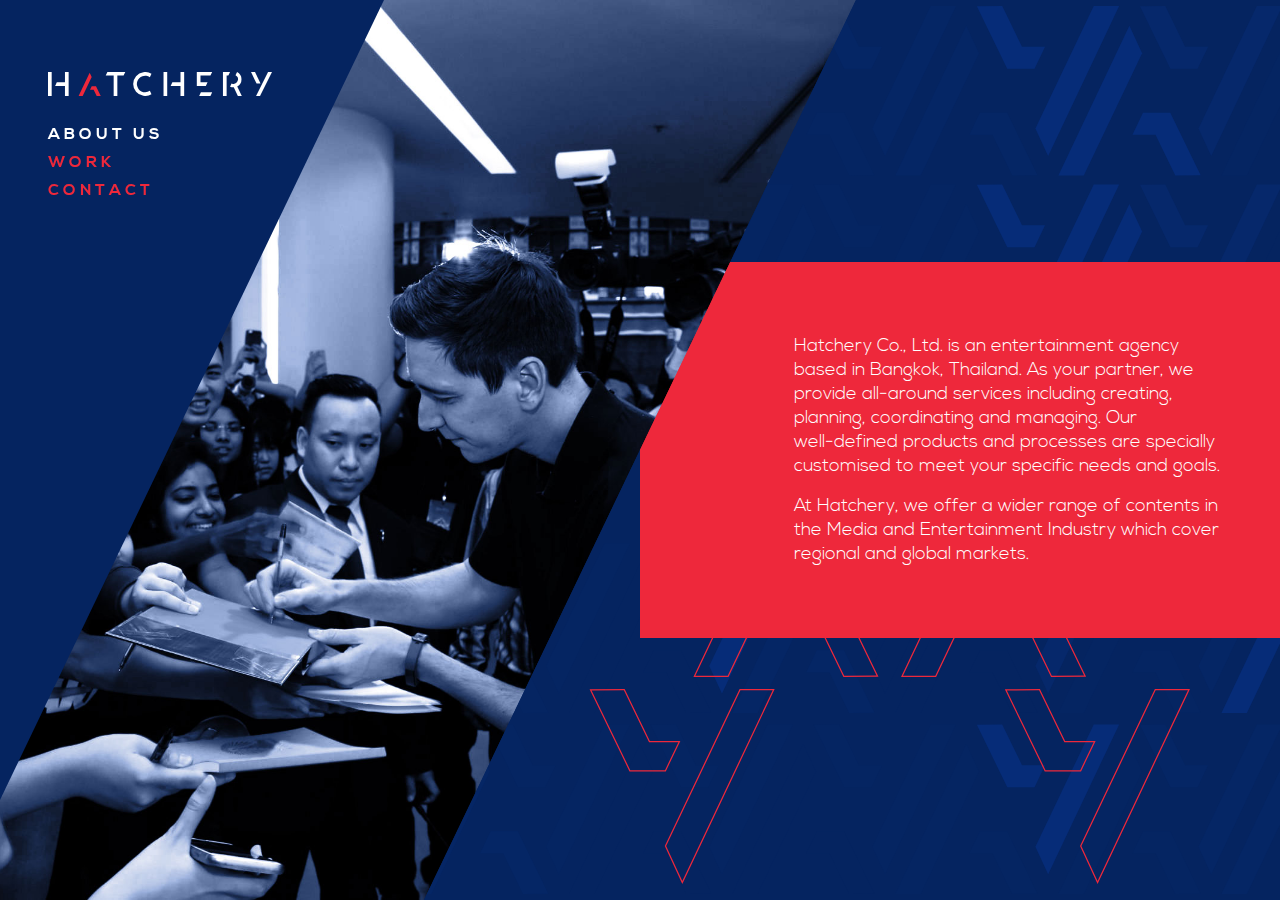
<file: about/index.html>
<!doctype html>
<html lang="en">

<head>
  
  <meta charset="utf-8">
  <meta http-equiv="x-ua-compatible" content="ie=edge">
  <title>About Us - Hatchery</title>
  <meta name="description" content="">
  <meta name="viewport" content="width=device-width, initial-scale=1, shrink-to-fit=no">
  
  <link rel="stylesheet" href="../css/normalize.css">
  <link rel="stylesheet" href="../css/main.css?v=20190505">
  
</head>

<body id="about">
  
  <nav class="nav">
    <!-- TODO: tag nav-logo should be div?  -->
    <h2 class="nav-logo">
      <a href="../" class="nav-logo-link"><img src="../img/logo.svg" width="224" height="24" alt="Hatchery" class="nav-logo-img" /></a>
    </h2>
    <ul class="nav-menu">
      <li class="nav-menu-item"><a href="../about/" class="nav-menu-item-link -active">About Us</a></li>
      <li class="nav-menu-item"><a href="../work/" class="nav-menu-item-link">Work</a></li>
      <li class="nav-menu-item"><a href="../contact/" class="nav-menu-item-link">Contact</a></li>
    </ul>
  </nav>
  
  <section class="pagehero">
    <div class="pagehero-image">
      <img src="../img/about.jpg" alt="Celebrity" class="pagehero-image-source">
    </div>
  </section>
  
  <section class="content">
    <!-- TODO: should fixed max height container, because after user can add text by wordpress it's container maybe larger & ruin page style -->
    <div class="content-container">
      <p>Hatchery Co., Ltd. is an entertainment agency based in Bangkok, Thailand. As your partner, we provide all‑around services including creating, planning, coordinating and managing. Our well‑defined products and processes are specially customised to meet your specific needs and goals.</p>
      <p>At Hatchery, we offer a wider range of contents in the Media and Entertainment Industry which cover regional and global markets.</p>
    </div>
  </section>
  
  <div class="background">
    <object data="../img/background.svg?v=20190207" type="image/svg+xml" width="1920" height="1324" id="background"></object>
  </div>
  
  <div class="foreground">
    <object data="../img/foreground.svg?v=20190207" type="image/svg+xml" width="946" height="520" id="foreground"></object>
  </div>
  
  <script src="../js/vendor/jquery-3.3.1.min.js"></script>
  <script src="../js/main.js?v=20190207"></script>
  
</body>

</html>
</file>
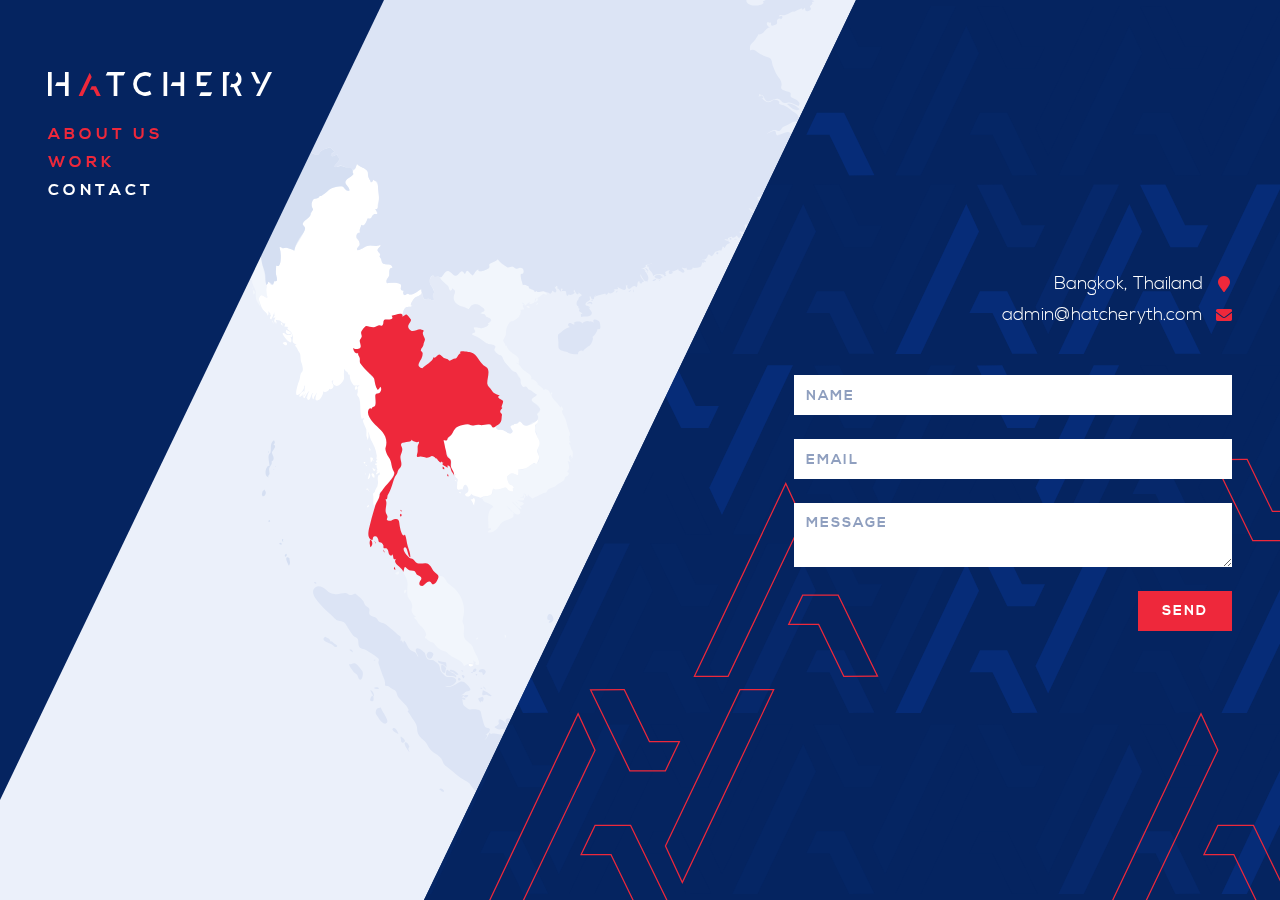
<file: contact/index.html>
<!doctype html>
<html lang="en">

<head>
  
  <meta charset="utf-8">
  <meta http-equiv="x-ua-compatible" content="ie=edge">
  <title>Contact - Hatchery</title>
  <meta name="description" content="">
  <meta name="viewport" content="width=device-width, initial-scale=1, shrink-to-fit=no">
  
  <link rel="stylesheet" href="../css/normalize.css">
  <link rel="stylesheet" href="../css/main.css?v=20190505">
  
</head>

<body id="contact">
  
  <nav class="nav">
    <!-- TODO: tag nav-logo should be div?  -->
    <h2 class="nav-logo">
      <a href="../" class="nav-logo-link"><img src="../img/logo.svg" width="224" height="24" alt="Hatchery" class="nav-logo-img" /></a>
    </h2>
    <ul class="nav-menu">
      <li class="nav-menu-item"><a href="../about/" class="nav-menu-item-link">About Us</a></li>
      <li class="nav-menu-item"><a href="../work/" class="nav-menu-item-link">Work</a></li>
      <li class="nav-menu-item"><a href="../contact/" class="nav-menu-item-link -active">Contact</a></li>
    </ul>
  </nav>
  
  <section class="pagehero">
    <div class="pagehero-image">
      <img src="../img/contact.svg" width="1000" height="1000" alt="Map" class="pagehero-image-source">
    </div>
  </section>
  
  <section class="content">
    <div class="content-container">
      
      <section class="contactinfo">
        <p class="contactinfo-line">
          <img src="../img/marker.svg" width="16" height="16" alt="Phone" class="contactinfo-icon">
          <a href="https://www.google.com/maps/place/Bangkok,%20Thailand" target="_blank" class="contactinfo-link">Bangkok, Thailand</a>
        </p>
        <p class="contactinfo-line">
          <img src="../img/envelope.svg?v=20190207" width="16" height="16" alt="Phone" class="contactinfo-icon">
          <a href="mailto:admin@hatcheryth.com" target="_blank" class="contactinfo-link">admin@hatcheryth.com</a>
        </p>
      </section>
      
      <form method="post" action="./send/" class="contactform">
        <input type="text" name="name" placeholder="Name" class="contactform-textbox" required>
        <input type="email" name="email" placeholder="Email" class="contactform-textbox" required>
        <textarea name="message" placeholder="Message" class="contactform-textarea" required></textarea>
        <input type="submit" value="Send" class="contactform-button">
      </form>
      
    </div>
  </section>
  
  <div class="background">
    <object data="../img/background.svg?v=20190207" type="image/svg+xml" width="1920" height="1324" id="background"></object>
  </div>
  
  <div class="foreground">
    <object data="../img/foreground.svg?v=20190207" type="image/svg+xml" width="946" height="520" id="foreground"></object>
  </div>
  
  <script src="../js/vendor/jquery-3.3.1.min.js"></script>
  <script src="../js/main.js?v=20190207"></script>
  
</body>

</html>
</file>
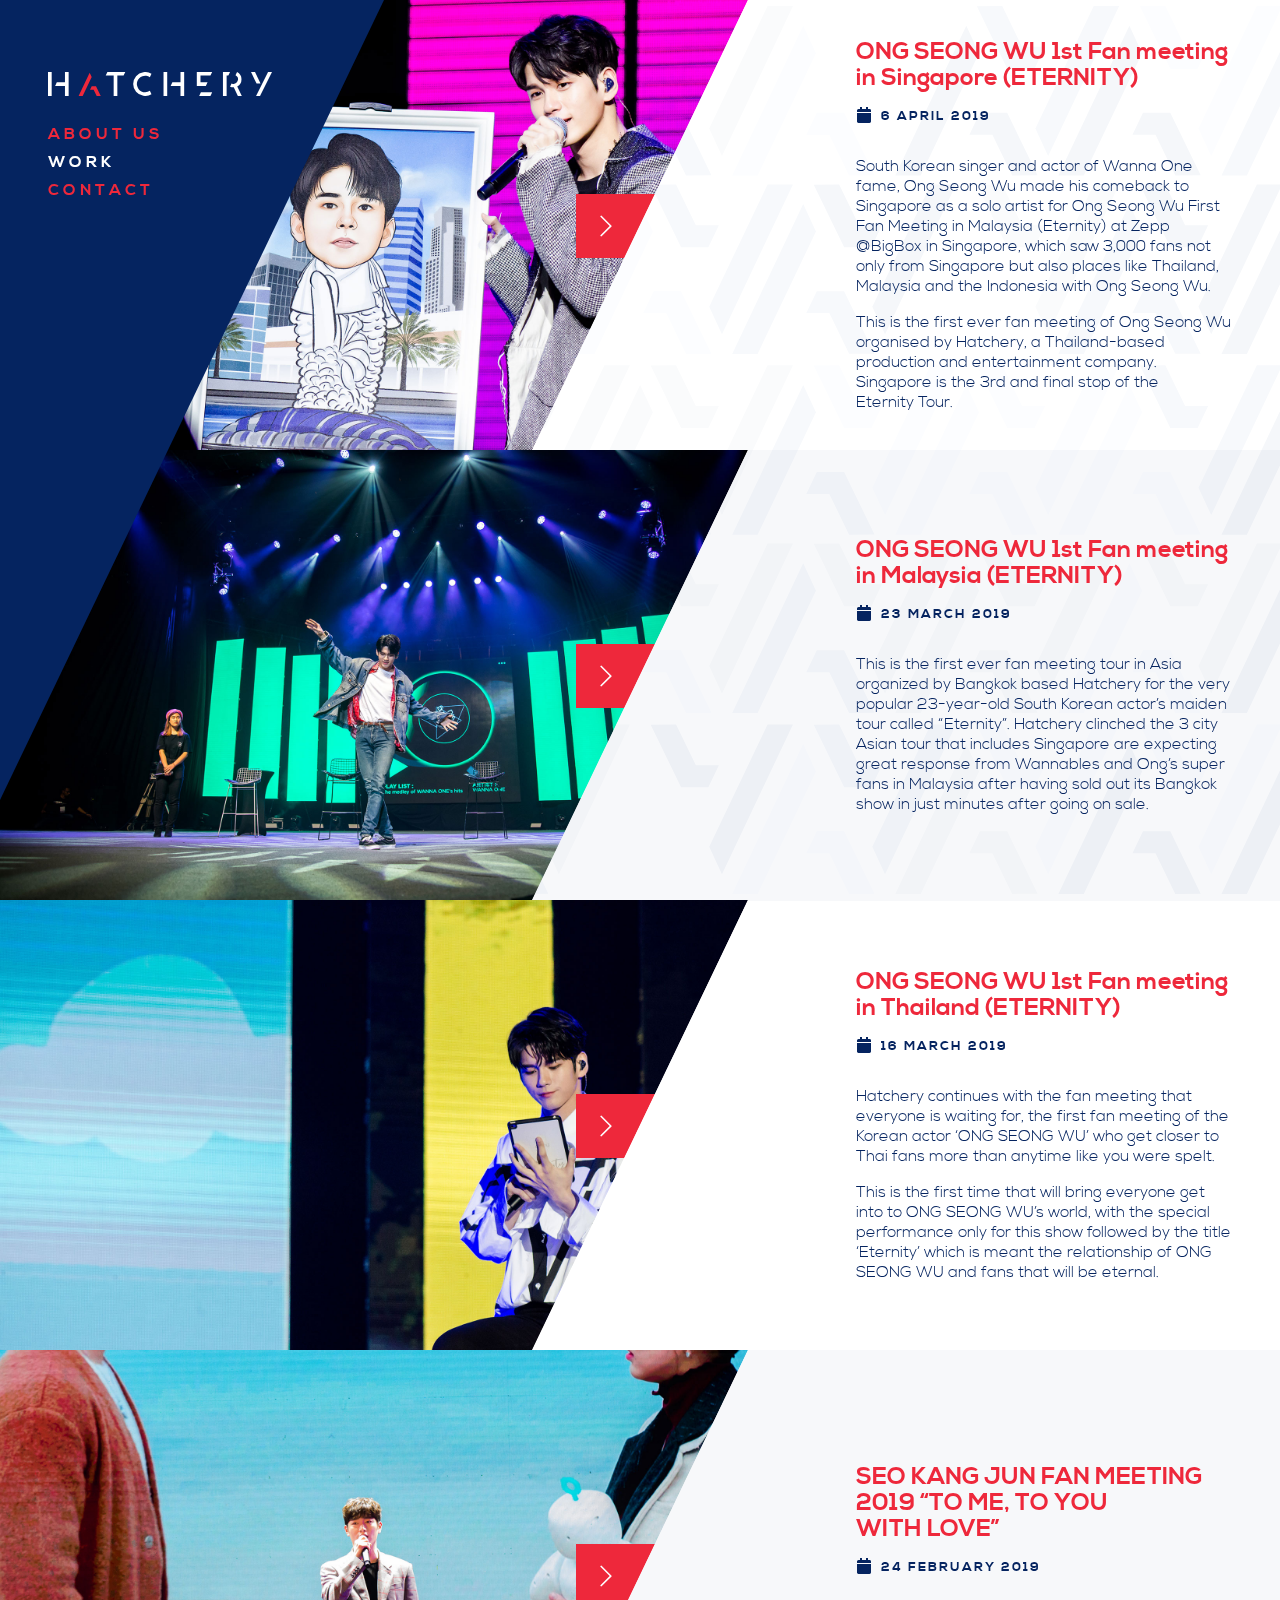
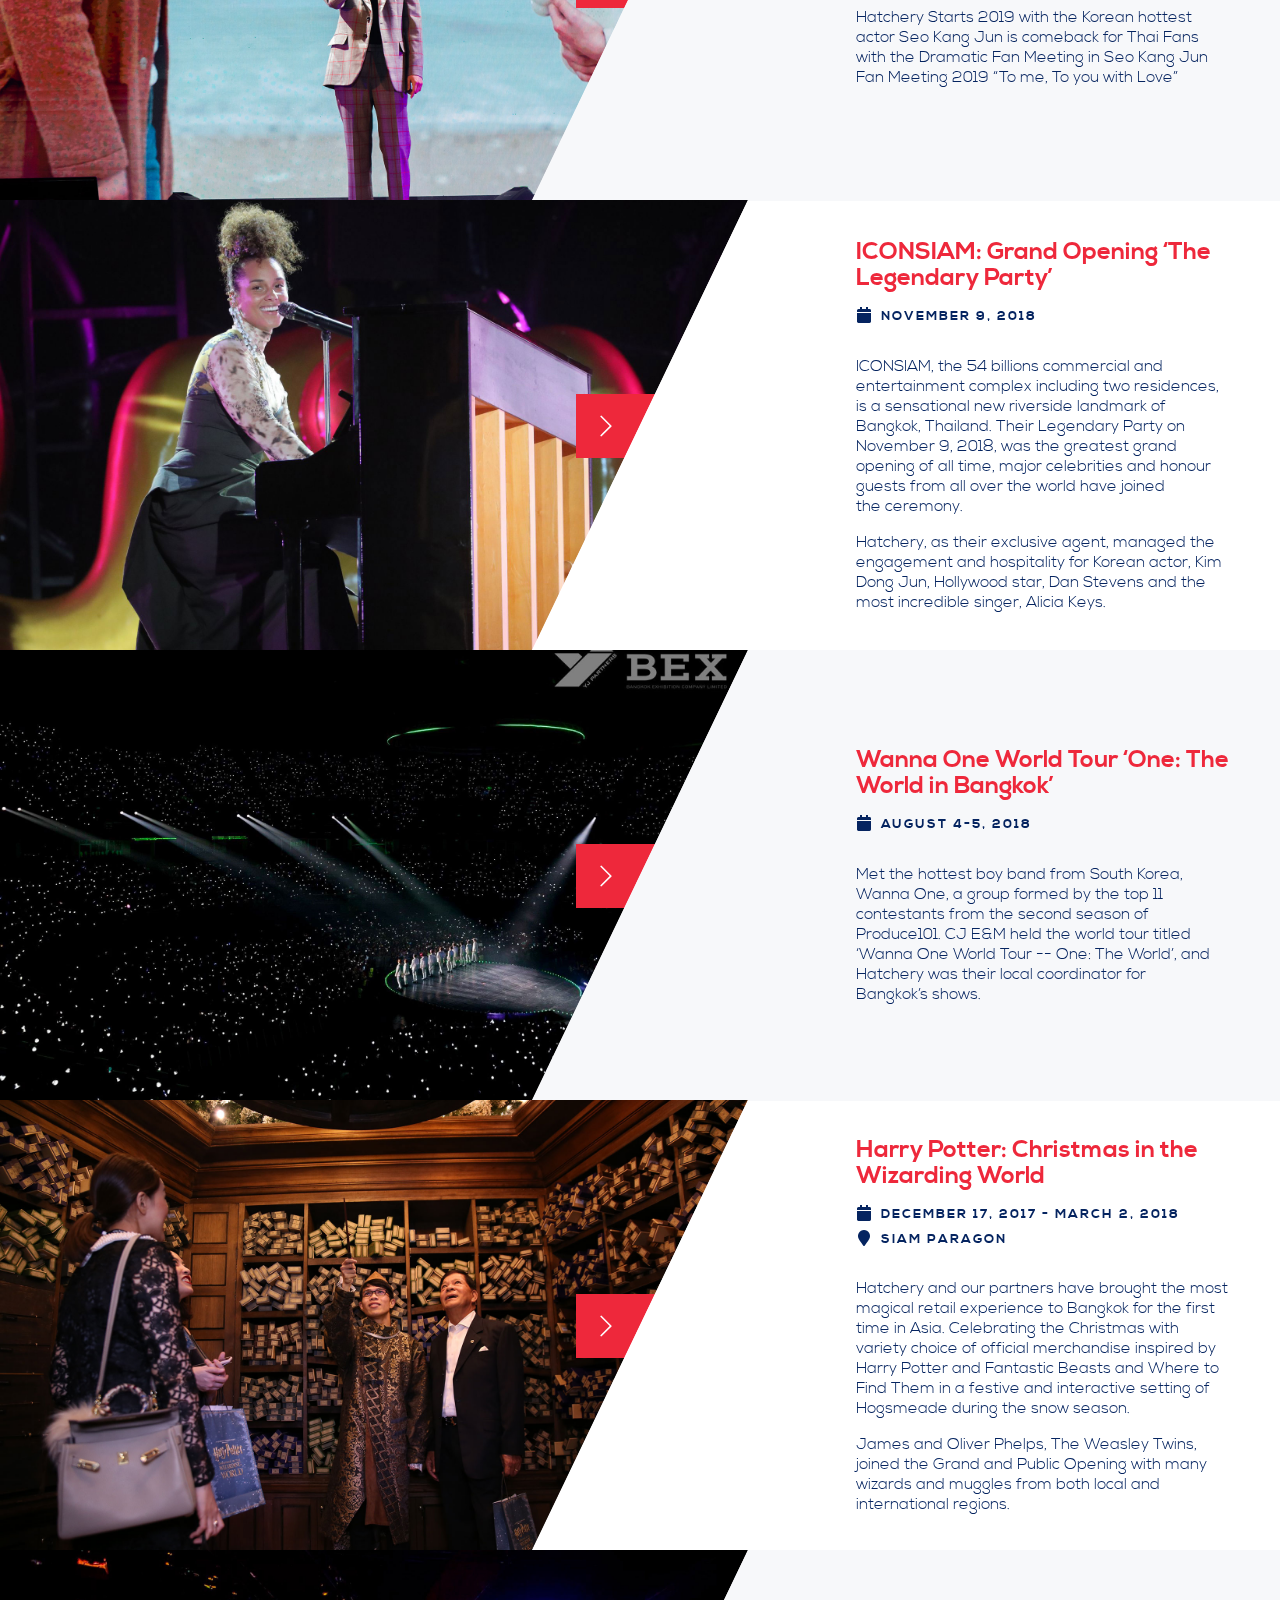
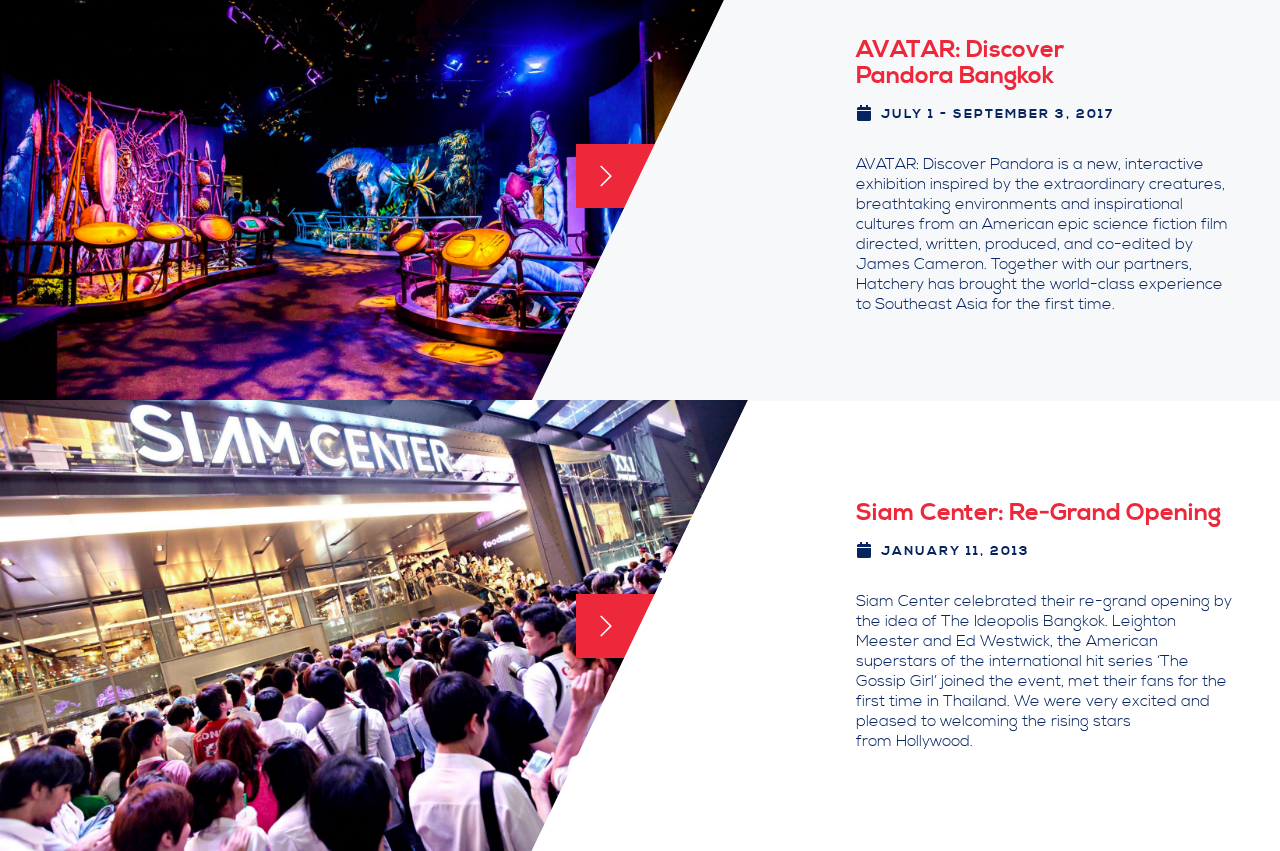
<file: work/index.html>
<!doctype html>
<html lang="en">

<head>
  
  <meta charset="utf-8">
  <meta http-equiv="x-ua-compatible" content="ie=edge">
  <title>Work - Hatchery</title>
  <meta name="description" content="">
  <meta name="viewport" content="width=device-width, initial-scale=1, shrink-to-fit=no">
  
  <link rel="stylesheet" href="../css/normalize.css">
  <link rel="stylesheet" href="../css/main.css?v=20190505">
  
</head>

<body id="work">
  
  <nav class="nav">
    <!-- TODO: tag nav-logo should be div?  -->
    <h2 class="nav-logo">
      <a href="../" class="nav-logo-link"><img src="../img/logo.svg" width="224" height="24" alt="Hatchery" class="nav-logo-img" /></a>
    </h2>
    <ul class="nav-menu">
      <li class="nav-menu-item"><a href="../about/" class="nav-menu-item-link">About Us</a></li>
      <li class="nav-menu-item"><a href="../work/" class="nav-menu-item-link -active">Work</a></li>
      <li class="nav-menu-item"><a href="../contact/" class="nav-menu-item-link">Contact</a></li>
    </ul>
  </nav>
  
  <section class="work">
    <!-- TODO: tag work-list should be div?  -->
    <ul class="work-list">
      <!-- TODO: tag work-list-item should be div?  -->
      <li class="work-list-item">
        <div class="work-media">
          <ul class="work-media-list">
            <li class="work-media-list-item -active">
              <img src="img/901.jpg" alt="Ong Seong Wu" class="work-media-source">
            </li>
            <li class="work-media-list-item">
              <img src="img/902.jpg" alt="Ong Seong Wu" class="work-media-source">
            </li>
            <li class="work-media-list-item">
              <img src="img/903.jpg" alt="Ong Seong Wu" class="work-media-source">
            </li>
            <li class="work-media-list-item">
              <img src="img/904.jpg" alt="Ong Seong Wu" class="work-media-source">
            </li>
            <li class="work-media-list-item">
              <img src="img/905.jpg" alt="Ong Seong Wu" class="work-media-source">
            </li>
            <li class="work-media-list-item">
              <img src="img/906.jpg" alt="Ong Seong Wu" class="work-media-source">
            </li>
            <li class="work-media-list-item">
              <img src="img/907.jpg" alt="Ong Seong Wu" class="work-media-source">
            </li>
          </ul>
          <button class="work-media-button"><img src="../img/chevron.svg" width="16" height="16" alt="Next" class="work-media-button-icon"></button>
        </div>
        <div class="work-info">
          <div class="work-info-container">
            <h2 class="work-info-header">ONG SEONG WU 1st Fan meeting in Singapore (ETERNITY)</h2>
            <!-- TODO: tag work-info-details should be div?  -->
            <h3 class="work-info-details">
              <img src="../img/calendar.svg" width="16" height="16" alt="Date" class="work-info-details-icon">
              <span class="work-info-details-text">6 April 2019</span>
            </h3>
             <!-- TODO: should fixed max height container, because after user can add text by wordpress it's container maybe larger & ruin page style -->
            <div class="work-info-content">
              <p>South Korean singer and actor of Wanna One fame, Ong Seong Wu made his comeback to Singapore as a solo artist for Ong Seong Wu First Fan Meeting in Malaysia (Eternity) at Zepp @BigBox in Singapore, which saw 3,000 fans not only from Singapore but also places like Thailand, Malaysia and the Indonesia with Ong Seong Wu.</p>
              <p>This is the first ever fan meeting of Ong Seong Wu organised by Hatchery, a Thailand-based production and entertainment company. Singapore is the 3rd and final stop of the Eternity Tour.</p>
            </div>
          </div>
        </div>
      </li>
      <li class="work-list-item">
        <div class="work-media">
          <ul class="work-media-list">
            <li class="work-media-list-item -active">
              <img src="img/801.jpg" alt="Ong Seong Wu" class="work-media-source">
            </li>
            <li class="work-media-list-item">
              <img src="img/802.jpg" alt="Ong Seong Wu" class="work-media-source">
            </li>
            <li class="work-media-list-item">
              <img src="img/803.jpg" alt="Ong Seong Wu" class="work-media-source">
            </li>
            <li class="work-media-list-item">
              <img src="img/804.jpg" alt="Ong Seong Wu" class="work-media-source">
            </li>
            <li class="work-media-list-item">
              <img src="img/805.jpg" alt="Ong Seong Wu" class="work-media-source">
            </li>
            <li class="work-media-list-item">
              <img src="img/806.jpg" alt="Ong Seong Wu" class="work-media-source">
            </li>
            <li class="work-media-list-item">
              <img src="img/807.jpg" alt="Ong Seong Wu" class="work-media-source">
            </li>
          </ul>
          <button class="work-media-button"><img src="../img/chevron.svg" width="16" height="16" alt="Next" class="work-media-button-icon"></button>
        </div>
        <div class="work-info">
          <div class="work-info-container">
            <h2 class="work-info-header">ONG SEONG WU 1st Fan meeting in Malaysia (ETERNITY)</h2>
            <h3 class="work-info-details">
              <img src="../img/calendar.svg" width="16" height="16" alt="Date" class="work-info-details-icon">
              <span class="work-info-details-text">23 March 2019</span>
            </h3>
            <div class="work-info-content">
              <p>This is the first ever fan meeting tour in Asia organized by Bangkok based Hatchery for the very popular 23-year-old South Korean actor’s maiden tour called “Eternity”. Hatchery clinched the 3 city Asian tour that includes Singapore are expecting great response from Wannables and Ong’s super fans in Malaysia after having sold out its Bangkok show in just minutes after going on sale.</p>
            </div>
          </div>
        </div>
      </li>
      <li class="work-list-item">
        <div class="work-media">
          <ul class="work-media-list">
            <li class="work-media-list-item -active">
              <img src="img/701.jpg" alt="Ong Seong Wu" class="work-media-source">
            </li>
            <li class="work-media-list-item">
              <img src="img/702.jpg" alt="Ong Seong Wu" class="work-media-source">
            </li>
            <li class="work-media-list-item">
              <img src="img/703.jpg" alt="Ong Seong Wu" class="work-media-source">
            </li>
            <li class="work-media-list-item">
              <img src="img/704.jpg" alt="Ong Seong Wu" class="work-media-source">
            </li>
            <li class="work-media-list-item">
              <img src="img/705.jpg" alt="Ong Seong Wu" class="work-media-source">
            </li>
            <li class="work-media-list-item">
              <img src="img/706.jpg" alt="Ong Seong Wu" class="work-media-source">
            </li>
          </ul>
          <button class="work-media-button"><img src="../img/chevron.svg" width="16" height="16" alt="Next" class="work-media-button-icon"></button>
        </div>
        <div class="work-info">
          <div class="work-info-container">
            <h2 class="work-info-header">ONG SEONG WU 1st Fan meeting in Thailand (ETERNITY)</h2>
            <h3 class="work-info-details">
              <img src="../img/calendar.svg" width="16" height="16" alt="Date" class="work-info-details-icon">
              <span class="work-info-details-text">16 March 2019</span>
            </h3>
            <div class="work-info-content">
              <p>Hatchery continues with the fan meeting that everyone is waiting for, the first fan meeting of the Korean actor ‘ONG SEONG WU’ who get closer to Thai fans more than anytime like you were spelt.</p>
              <p>This is the first time that will bring everyone get into to ONG SEONG WU’s world, with the special performance only for this show followed by the title ‘Eternity’ which is meant the relationship of ONG SEONG WU and fans that will be eternal.</p>
            </div>
          </div>
        </div>
      </li>
      <li class="work-list-item">
        <div class="work-media">
          <ul class="work-media-list">
            <li class="work-media-list-item -active">
              <img src="img/601.jpg" alt="Seo Kang Jun" class="work-media-source">
            </li>
            <li class="work-media-list-item">
              <img src="img/602.jpg" alt="Seo Kang Jun" class="work-media-source">
            </li>
            <li class="work-media-list-item">
              <img src="img/603.jpg" alt="Seo Kang Jun" class="work-media-source">
            </li>
            <li class="work-media-list-item">
              <img src="img/604.jpg" alt="Seo Kang Jun" class="work-media-source">
            </li>
            <li class="work-media-list-item">
              <img src="img/605.jpg" alt="Seo Kang Jun" class="work-media-source">
            </li>
          </ul>
          <button class="work-media-button"><img src="../img/chevron.svg" width="16" height="16" alt="Next" class="work-media-button-icon"></button>
        </div>
        <div class="work-info">
          <div class="work-info-container">
            <h2 class="work-info-header">SEO KANG JUN FAN MEETING 2019 “TO ME, TO YOU WITH LOVE”</h2>
            <h3 class="work-info-details">
              <img src="../img/calendar.svg" width="16" height="16" alt="Date" class="work-info-details-icon">
              <span class="work-info-details-text">24 February 2019</span>
            </h3>
            <div class="work-info-content">
              <p>Hatchery Starts 2019 with the Korean hottest actor Seo Kang Jun is comeback for Thai Fans with the Dramatic Fan Meeting in Seo Kang Jun Fan Meeting 2019 “To me, To you with Love”</p>
            </div>
          </div>
        </div>
      </li>
      <li class="work-list-item">
        <div class="work-media">
          <ul class="work-media-list">
            <li class="work-media-list-item -active">
              <img src="img/501.jpg" alt="ICONSIAM" class="work-media-source">
            </li>
            <li class="work-media-list-item">
              <img src="img/502.jpg" alt="ICONSIAM" class="work-media-source">
            </li>
            <li class="work-media-list-item">
              <img src="img/503.jpg" alt="ICONSIAM" class="work-media-source">
            </li>
            <li class="work-media-list-item">
              <img src="img/504.jpg" alt="ICONSIAM" class="work-media-source">
            </li>
          </ul>
          <button class="work-media-button"><img src="../img/chevron.svg" width="16" height="16" alt="Next" class="work-media-button-icon"></button>
        </div>
        <div class="work-info">
          <div class="work-info-container">
            <h2 class="work-info-header">ICONSIAM: Grand Opening ‘The Legendary Party’</h2>
            <h3 class="work-info-details">
              <img src="../img/calendar.svg" width="16" height="16" alt="Date" class="work-info-details-icon">
              <span class="work-info-details-text">November 9, 2018</span>
            </h3>
            <div class="work-info-content">
              <p>ICONSIAM, the 54 billions commercial and entertainment complex including two residences, is a sensational new riverside landmark of Bangkok, Thailand. Their Legendary Party on November 9, 2018, was the greatest grand opening of all time, major celebrities and honour guests from all over the world have joined the ceremony.</p>
              <p>Hatchery, as their exclusive agent, managed the engagement and hospitality for Korean actor, Kim Dong Jun, Hollywood star, Dan Stevens and the most incredible singer, Alicia Keys.</p>
            </div>
          </div>
        </div>
      </li>
      <li class="work-list-item">
        <div class="work-media">
          <ul class="work-media-list">
            <li class="work-media-list-item -active">
              <img src="img/401.jpg" alt="Wanna One" class="work-media-source">
            </li>
            <li class="work-media-list-item">
              <img src="img/402.jpg" alt="Wanna One" class="work-media-source">
            </li>
            <li class="work-media-list-item">
              <img src="img/403.jpg" alt="Wanna One" class="work-media-source">
            </li>
          </ul>
          <button class="work-media-button"><img src="../img/chevron.svg" width="16" height="16" alt="Next" class="work-media-button-icon"></button>
        </div>
        <div class="work-info">
          <div class="work-info-container">
            <h2 class="work-info-header">Wanna One World Tour ‘One: The World in Bangkok’</h2>
            <h3 class="work-info-details">
              <img src="../img/calendar.svg" width="16" height="16" alt="Date" class="work-info-details-icon">
              <span class="work-info-details-text">August 4-5, 2018</span>
            </h3>
            <div class="work-info-content">
              <p>Met the hottest boy band from South Korea, Wanna One, a group formed by the top 11 contestants from the second season of Produce101. CJ E&amp;M held the world tour titled ‘Wanna One World Tour -- One: The World’, and Hatchery was their local coordinator for Bangkok’s shows.</p>
            </div>
          </div>
        </div>
      </li>
      <li class="work-list-item">
        <div class="work-media">
          <ul class="work-media-list">
            <li class="work-media-list-item -active">
              <img src="img/301.jpg" alt="Harry Potter" class="work-media-source">
            </li>
            <li class="work-media-list-item">
              <img src="img/302.jpg" alt="Harry Potter" class="work-media-source">
            </li>
            <li class="work-media-list-item">
              <img src="img/303.jpg" alt="Harry Potter" class="work-media-source">
            </li>
            <li class="work-media-list-item">
              <img src="img/304.jpg" alt="Harry Potter" class="work-media-source">
            </li>
          </ul>
          <button class="work-media-button"><img src="../img/chevron.svg" width="16" height="16" alt="Next" class="work-media-button-icon"></button>
        </div>
        <div class="work-info">
          <div class="work-info-container">
            <h2 class="work-info-header">Harry Potter: Christmas in the Wizarding World</h2>
            <h3 class="work-info-details">
              <img src="../img/calendar.svg" width="16" height="16" alt="Date" class="work-info-details-icon">
              <span class="work-info-details-text">December 17, 2017 - March 2, 2018</span>
            </h3>
            <h3 class="work-info-details">
              <img src="../img/marker-blue.svg" width="16" height="16" alt="Date" class="work-info-details-icon">
              <span class="work-info-details-text">Siam Paragon</span>
            </h3>
            <div class="work-info-content">
              <p>Hatchery and our partners have brought the most magical retail experience to Bangkok for the first time in Asia. Celebrating the Christmas with variety choice of official merchandise inspired by Harry Potter and Fantastic Beasts and Where to Find Them in a festive and interactive setting of Hogsmeade during the snow season.</p>
              <p>James and Oliver Phelps, The Weasley Twins, joined the Grand and Public Opening with many wizards and muggles from both local and international regions.</p>
            </div>
          </div>
        </div>
      </li>
      <li class="work-list-item">
        <div class="work-media">
          <ul class="work-media-list">
            <li class="work-media-list-item -active">
              <img src="img/201.jpg" alt="AVATAR" class="work-media-source">
            </li>
            <li class="work-media-list-item">
              <img src="img/202.jpg" alt="AVATAR" class="work-media-source">
            </li>
            <li class="work-media-list-item">
              <img src="img/203.jpg" alt="AVATAR" class="work-media-source">
            </li>
          </ul>
          <button class="work-media-button"><img src="../img/chevron.svg" width="16" height="16" alt="Next" class="work-media-button-icon"></button>
        </div>
        <div class="work-info">
          <div class="work-info-container">
            <h2 class="work-info-header">AVATAR: Discover Pandora Bangkok</h2>
            <h3 class="work-info-details">
              <img src="../img/calendar.svg" width="16" height="16" alt="Date" class="work-info-details-icon">
              <span class="work-info-details-text">July 1 - September 3, 2017</span>
            </h3>
            <div class="work-info-content">
              <p>AVATAR: Discover Pandora is a new, interactive exhibition inspired by the extraordinary creatures, breathtaking environments and inspirational cultures from an American epic science fiction film directed, written, produced, and co-edited by James Cameron. Together with our partners, Hatchery has brought the world-class experience to Southeast Asia for the first time.</p>
            </div>
          </div>
        </div>
      </li>
      <li class="work-list-item">
        <div class="work-media">
          <ul class="work-media-list">
            <li class="work-media-list-item -active">
              <img src="img/101.jpg" alt="Siam Center" class="work-media-source">
            </li>
            <li class="work-media-list-item">
              <img src="img/102.jpg" alt="Siam Center" class="work-media-source">
            </li>
            <li class="work-media-list-item">
              <img src="img/103.jpg" alt="Siam Center" class="work-media-source">
            </li>
          </ul>
          <button class="work-media-button"><img src="../img/chevron.svg" width="16" height="16" alt="Next" class="work-media-button-icon"></button>
        </div>
        <div class="work-info">
          <div class="work-info-container">
            <h2 class="work-info-header">Siam Center: Re‑Grand Opening</h2>
            <h3 class="work-info-details">
              <img src="../img/calendar.svg" width="16" height="16" alt="Date" class="work-info-details-icon">
              <span class="work-info-details-text">January 11, 2013</span>
            </h3>
            <div class="work-info-content">
              <p>Siam Center celebrated their re-grand opening by the idea of The Ideopolis Bangkok. Leighton Meester and Ed Westwick, the American superstars of the international hit series ‘The Gossip Girl’ joined the event, met their fans for the first time in Thailand. We were very excited and pleased to welcoming the rising stars from Hollywood.</p>
            </div>
          </div>
        </div>
      </li>
    </ul>
  </section>
  
  <div class="background">
    <object data="../img/background.svg?v=20190207" type="image/svg+xml" width="1920" height="1324" id="background"></object>
  </div>
  
  <script src="../js/vendor/jquery-3.3.1.min.js"></script>
  <script src="../js/main.js?v=20190207"></script>
  
</body>

</html>
</file>
<file: css/main.css>
@font-face {
  font-family: 'Nexa';
  src: url(../font/nexa-light.woff2) format('woff2');
  font-weight: normal;
  font-style: normal;
}

@font-face {
  font-family: 'Nexa';
  src: url(../font/nexa-bold.woff2) format('woff2');
  font-weight: bold;
  font-style: normal;
}

body {
  font-family: 'Nexa', sans-serif;
  background: #fff;
  color: #052460;
  transition: background 1000ms;
}

#home {
  background: #052460;
  color: #fff;
}

a {
  text-decoration: none;
  color: inherit;
}

.background,
.foreground {
  overflow: hidden;
  position: fixed;
  top: 0;
  left: 0;
  right: 0;
  bottom: 0;
}

.foreground {
  opacity: 0;
  z-index: 2;
}

#home .foreground {
  opacity: 1;
}

#background {
  position: absolute;
  top: 0;
  left: 0;
  width: 100vw;
  height: 100vh;
}

#foreground {
  position: absolute;
  right: -25%;
  bottom: -8px;
  width: 150%;
  height: auto;
}

.nav {
  position: absolute;
  top: 0;
  left: 0;
  right: 0;
  z-index: 5;
  background: #052460;
  padding: 48px 32px;
  -webkit-clip-path: polygon(0 0, 100% 0, 100% calc(100% - 96px), 0 100%);
  clip-path: polygon(0 0, 100% 0, 100% calc(100% - 96px), 0 100%);
}

.nav-logo {
  margin: 0;
  height: 20px;
}

.nav-logo-img {
  display: inline-block;
  width: auto;
  height: 100%;
}

.nav-logo + .nav-menu {
  margin-top: 20px;
}

.nav-menu {
  margin: 0;
  padding: 0;
  list-style: none;
  font-size: 14px;
  font-weight: bold;
  text-transform: uppercase;
  letter-spacing: 3px;
  line-height: 32px;
  color: #ee283b;
}

.nav-menu-item-link {
  display: inline-block;
  transition: color 750ms;
}

.nav-menu-item-link:hover,
.nav-menu-item-link.-active {
  color: #fff;
  transition-duration: 250ms;
}

.homehero-copy {
  position: absolute;
  top: 0;
  left: 32px;
  right: 32px;
  z-index: 3;
  box-sizing: border-box;
  padding-top: 216px;
  min-height: 100%;
  max-width: 420px;
  display: flex;
  justify-content: center;
  align-items: center;
  font-size: 24px;
}

.homehero-copy-container > p {
  margin: 16px 0;
}

.homehero-video,
.pagehero-image {
  top: 136px;
  left: 0;
  right: 0;
}

.homehero-video {
  position: fixed;
  bottom: 0;
  overflow: hidden;
}

.pagehero-image {
  position: absolute;
  height: calc(66vh - 136px);
  z-index: 4;
}

.homehero-video-source,
.pagehero-image-source {
  display: block;
  width: 100%;
  height: 100%;
  object-fit: cover;
  object-position: center;
}

.content {
  position: absolute;
  top: 0;
  left: 32px;
  right: 32px;
  z-index: 3;
  padding-top: 66vh;
  font-size: 16px;
  line-height: 20px;
}

.content-container {
  padding: 32px 0;
}

.content-container > p {
  margin: 16px 0;
}

.work {
  position: absolute;
  top: 136px;
  left: 0;
  right: 0;
  z-index: 3;
  padding-bottom: 24px;
}

.work-list,
.work-media-list {
  margin: 0;
  padding: 0;
  list-style: none;
}

.work-media {
  position: relative;
  width: 100%;
  height: 320px;
  overflow: hidden;
  background: #052460;
  -webkit-clip-path: polygon(0 96px, 100% 0, 100% 100%, 0 100%);
  clip-path: polygon(0 96px, 100% 0, 100% 100%, 0 100%);
}

.work-media-source {
  position: absolute;
  top: 0;
  left: 0;
  width: 100%;
  height: 100%;
  object-fit: cover;
  object-position: center;
}

.work-media-list-item {
  opacity: 0;
  transition: opacity 1000ms;
}

.work-media-list-item.-active {
  opacity: 1;
}

.work-media-button {
  position: absolute;
  top: 50%;
  right: 0;
  width: 48px;
  height: 48px;
  line-height: 0;
  margin-top: -24px;
  background: #ee283b;
  outline: none;
  border: none;
  cursor: pointer;
  transition: background 750ms, width 750ms;
}

.work-media-button:hover {
  background: #052460;
}

.work-media-button:active {
  background: #fff;
  width: 64px;
  transition-duration: 0ms;
}

.work-list-item:first-child > .work-media {
  -webkit-clip-path: none;
  clip-path: none;
}

.work-info-container {
  padding: 32px 32px 0 32px;
}

.work-info-header {
  margin: 16px 0;
  font-size: 24px;
  line-height: 26px;
  color: #ee283b;
}

.work-info-details {
  margin: 8px 0;
  font-size: 12px;
  text-transform: uppercase;
  letter-spacing: 2px;
  white-space: nowrap;
  overflow: hidden;
}

.work-info-details-icon {
  margin: -2px 4px 0 0;
}

.work-info-details-icon,
.work-info-details-text {
  vertical-align: middle;
}

.work-info-content {
  margin: 32px 0;
  font-size: 16px;
  line-height: 20px;
}

.work-info-content > p {
  margin: 16px 0;
}

.contactinfo {
  margin: 16px 0;
}

.contactinfo-line {
  margin: 4px 0;
}

.contactinfo-icon {
  margin: 0 8px 0 0;
}

.contactinfo-icon,
.contactinfo-link {
  vertical-align: middle;
}

.contactinfo + .contactform {
  margin-top: 32px;
}

.contactform {
  margin: 16px 0;
}

.contactform-textbox,
.contactform-textarea,
.contactform-button {
  display: block;
  box-sizing: border-box;
  border: none;
  outline: none;
  line-height: 20px;
  transition: color 1s, background 1s;
}

.contactform-textbox,
.contactform-textarea {
  width: 100%;
  margin: 16px 0;
  padding: 8px 12px;
  background: #f2f4f7;
  border-bottom: 1px solid #052460;
  outline: none;
}

.contactform-textarea {
  resize: vertical;
}

.contactform-button {
  margin: 16px 0 16px auto;
  padding: 8px 24px;
  background: #ee283b;
  color: #fff;
  cursor: pointer;
}

.contactform-textbox::placeholder,
.contactform-textarea::placeholder,
.contactform-button {
  font-size: 12px;
  font-weight: bold;
  text-transform: uppercase;
  letter-spacing: 2px;
}

.contactform-textbox::placeholder,
.contactform-textarea::placeholder {
  color: #8f9fbf;
}

.contactform-textbox:focus,
.contactform-textarea:focus {
  background: #fff;
  border-bottom-color: #ee283b;
  box-shadow: 0 0 8px rgba(0, 0, 0, .1);
}

.contactform-button:hover {
  background: #052460;
}

.contactform-textbox:focus,
.contactform-textarea:focus,
.contactform-button:hover {
  transition-duration: 250ms;
}

@media (min-width: 480px) {
  
  #foreground {
    right: -24px;
    width: auto;
    height: 50%;
  }
  
}

@media (min-width: 960px) {
  
  body {
    background: #052460;
    color: #fff;
  }
  
  #work {
    background: #fff;
    color: #052460;
  }
  
  .foreground {
    opacity: 1;
  }
  
  .nav {
    position: fixed;
    right: auto;
    bottom: 0;
    width: 288px;
    padding: 72px 48px;
    -webkit-clip-path: none;
    clip-path: none;
    background: url(../img/slant.svg);
    background-position: top right;
    background-size: cover;
    background-repeat: no-repeat;
  }
  
  .nav-logo {
    height: 24px;
  }
  
  .nav-logo + .nav-menu {
    margin-top: 24px;
  }
  
  .nav-menu {
    font-size: 16px;
    letter-spacing: 4px;
    line-height: 28px;
  }
  
  .homehero::after {
    content: '';
    position: fixed;
    top: 0;
    right: 0;
    bottom: 0;
    width: 288px;
    padding: 48px;
    background: url(../img/slant-right.svg);
    background-position: bottom left;
    background-size: cover;
    background-repeat: no-repeat;
  }
  
  .homehero-copy {
    left: calc(50% - 320px);
    right: calc(50% - 320px);
    max-width: none;
    z-index: 5;
    padding-top: 0;
    font-size: 36px;
    text-align: center;
  }
  
  .homehero-video,
  .pagehero-image {
    top: 0;
  }
  
  .pagehero-image {
    position: fixed;
    right: calc(50% - 24vh);
    bottom: 0;
    height: auto;
    -webkit-clip-path: polygon(0 0, 100% 0, calc(100% - 48vh) 100%, 0 100%);
    clip-path: polygon(0 0, 100% 0, calc(100% - 48vh) 100%, 0 100%);
    mask: url(../img/mask.svg) top right / cover;
  }
  
  .homehero-video-source {
    position: fixed;
    top: 50%;
    left: 50%;
    width: auto;
    height: auto;
    min-width: 100%;
    min-height: 100%;
    transform: translate(-50%, -50%);
  }
  
  .content {
    left: 50%;
    right: 0;
    padding-top: 0;
    min-height: 100vh;
    display: flex;
    justify-content: center;
    align-items: center;
    font-size: 18px;
    line-height: 24px;
  }
  
  .content-container {
    padding: 0 48px 0 12vw;
  }
  
  #about .content-container {
    padding-top: 56px;
    padding-bottom: 56px;
    background: #ee283b;
  }
  
  #contact .content-container {
    width: 100%;
  }
  
  .work {
    top: 0;
    padding-bottom: 0;
  }
  
  .work-list-item {
    position: relative;
    height: calc(50vh + 1px);
    margin-bottom: -1px;
    overflow: hidden;
  }
  
  .work-list-item:nth-child(even) {
    background: rgba(5, 36, 95, .03);
  }
  
  .work-media,
  .work-info {
    position: absolute;
    top: 0;
    bottom: 0;
    height: auto;
  }
  
  .work-media {
    width: auto;
    left: 0;
    right: calc(50% - 12vh);
  }
  
  .work-media,
  .work-list-item:first-child > .work-media {
    -webkit-clip-path: polygon(0 0, 100% 0, calc(100% - 24vh) 100%, 0 100%);
    clip-path: polygon(0 0, 100% 0, calc(100% - 24vh) 100%, 0 100%);
    mask: url(../img/mask.svg) top right / cover;
  }
  
  .work-media-button {
    width: calc(12vh + 64px);
    height: 64px;
    margin-top: -32px;
    text-align: left;
  }

  .work-media-button:active {
    width: calc(12vh + 80px);
  }
  
  .work-media-button-icon {
    margin-left: 12px;
    width: 24px;
    height: auto;
  }
  
  .work-info {
    left: calc(50% + 24vh);
    display: flex;
    justify-content: center;
    align-items: center;
  }
  
  .work-info-container {
    padding: 16px 48px 0 0;
  }
  
  .work-info-details {
    font-size: 13px;
  }
  
  .contactinfo-line {
    direction: rtl;
  }
  
  .contactinfo-icon {
    margin: 0 0 0 8px;
  }
  
  .contactinfo-link {
    direction: ltr;
    unicode-bidi: bidi-override;
  }
  
  .contactinfo + .contactform {
    margin-top: 48px;
  }
  
  .contactform-textbox,
  .contactform-textarea,
  .contactform-button {
    margin-top: 24px;
    line-height: 24px;
  }
  
  .contactform-textbox,
  .contactform-textarea {
    background: #fff;;
    border-bottom: none;
  }
  
  .contactform-textbox::placeholder,
  .contactform-textarea::placeholder,
  .contactform-button {
    font-size: 14px;
  }
  
  .contactform-textbox:focus,
  .contactform-textarea:focus {
    background: rgba(255, 255, 255, 0.1);
    color: #fff;
  }
  
  .contactform-button:hover {
    background: #fff;
    color: #052460;
  }
  
}
</file>
